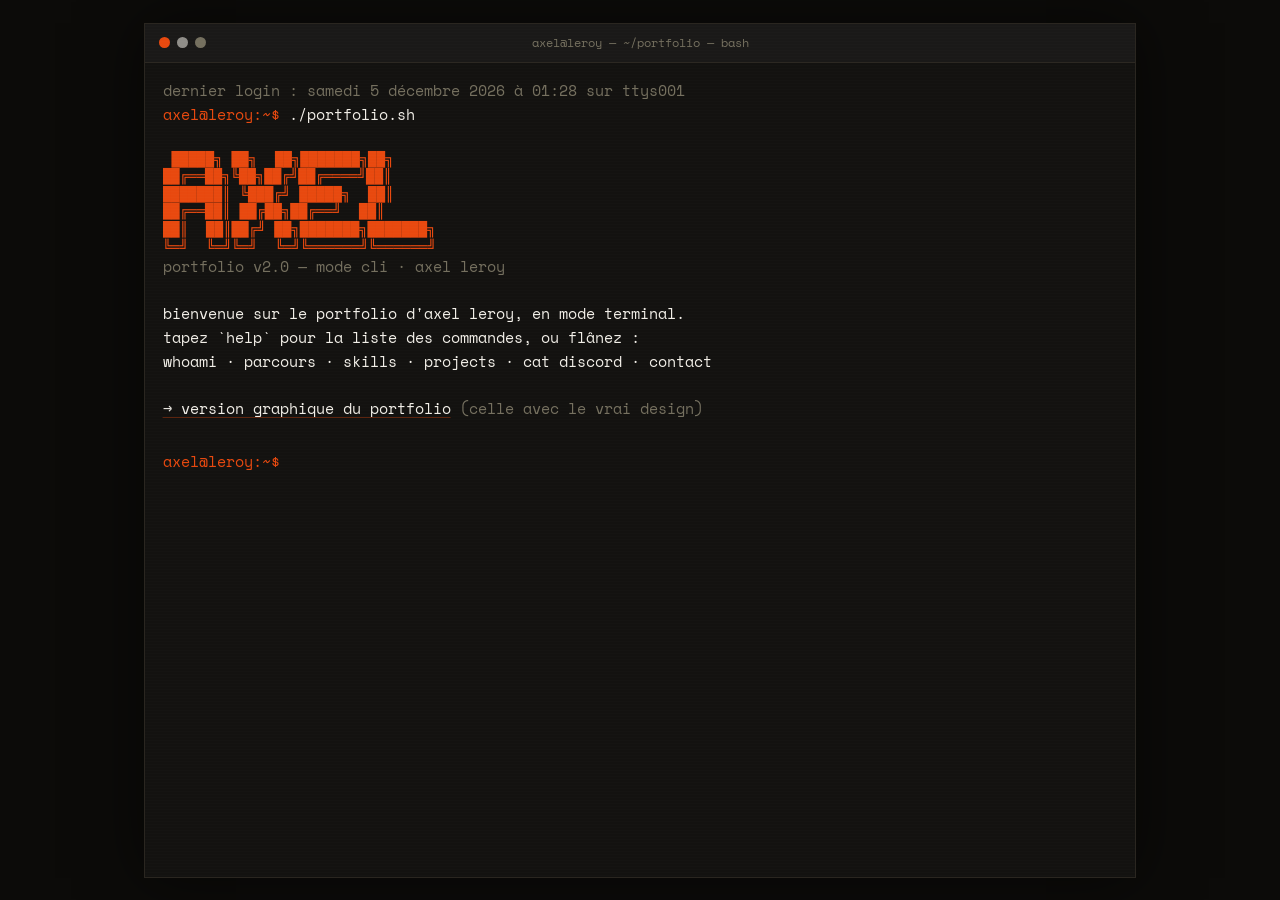
<file: CLI/index.html>
<!DOCTYPE html>
<html lang="fr">
<head>
  <meta charset="UTF-8" />
  <meta name="viewport" content="width=device-width, initial-scale=1.0" />
  <meta name="description" content="Portfolio d'Axel Leroy, en mode terminal. Étudiant en L2 informatique à Brest — développement web, systèmes, réseaux, sécurité. Tapez help." />
  <title>Axel Leroy — ~/portfolio</title>
  <link rel="icon" href="data:image/svg+xml,<svg xmlns='http://www.w3.org/2000/svg' viewBox='0 0 100 100'><rect width='100' height='100' fill='%230c0b09'/><text x='50' y='72' font-size='58' text-anchor='middle' fill='%23e8490f' font-family='monospace' font-weight='bold'>&gt;_</text></svg>" />
  <link rel="preconnect" href="https://fonts.googleapis.com" />
  <link rel="preconnect" href="https://fonts.gstatic.com" crossorigin />
  <link href="https://fonts.googleapis.com/css2?family=Space+Mono:wght@400;700&display=swap" rel="stylesheet" />
  <link rel="stylesheet" href="style.css" />
</head>
<body>

<!-- Version CLI du portfolio. Le JS ne fait qu'insérer du contenu statique
     que j'ai écrit moi-même ; ce que vous tapez n'est jamais interprété
     en HTML. Testez "sudo hire-me" ou "neofetch". -->

<main class="term">
  <div class="term-bar">
    <span class="dots" aria-hidden="true"><i></i><i></i><i></i></span>
    <span class="term-title">axel@leroy — ~/portfolio — bash</span>
    <span class="dots-filler" aria-hidden="true"></span>
  </div>
  <div class="term-scroll" id="termScroll" role="log" aria-live="polite">
    <div class="term-out" id="termOut"></div>
    <div class="term-in">
      <label class="prompt" for="termInput">axel@leroy:~$</label>
      <input id="termInput" type="text" autocomplete="off" autocapitalize="off"
             spellcheck="false" aria-label="Entrée de commande" />
    </div>
  </div>
</main>

<noscript>
  <div class="nojs">
    <p>Ce portfolio est un terminal interactif : il a besoin de JavaScript.
       En attendant, l'essentiel :</p>
    <p>Axel Leroy — étudiant en L2 informatique à Brest (UBO).
       BTS SIO option SLAM (AFTEC Rennes, 2025), stages : dev PHP chez
       <a href="https://lery.cc">LERY Technologie</a> (Laravel &amp; MySQL, agent IA
       sur Ollama) et support N1/N2 chez
       <a href="https://www.b2-impact.fr">B2impact</a>, Landerneau (Windows, GLPI, GPO).
       Trois certifications Cisco.</p>
    <p>
      <a href="mailto:axell29@protonmail.com">axell29@protonmail.com</a> ·
      <a href="https://github.com/RTX-dev">github.com/RTX-dev</a> ·
      <a href="https://gitlab.com/axellr">gitlab.com/axellr</a> ·
      <a href="https://linkedin.com/in/axel-leroy-it">linkedin.com/in/axel-leroy-it</a> ·
      <a href="../index.html">version graphique du portfolio</a>
    </p>
  </div>
</noscript>

<script src="main.js" defer></script>
</body>
</html>
</file>
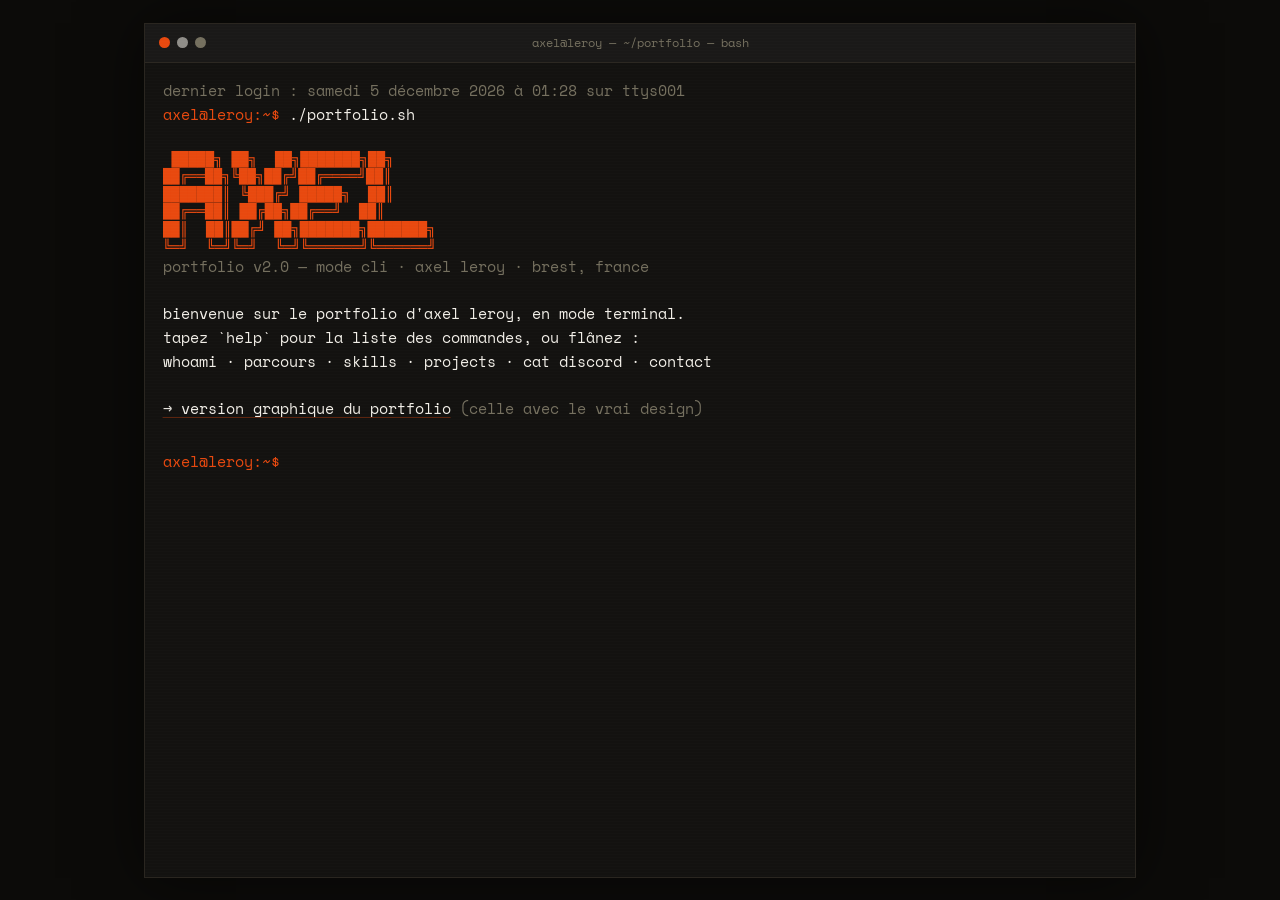
<file: v2/index.html>
<!DOCTYPE html>
<html lang="fr">
<head>
  <meta charset="UTF-8" />
  <meta name="viewport" content="width=device-width, initial-scale=1.0" />
  <meta name="description" content="Portfolio d'Axel Leroy, en mode terminal. Étudiant en L2 informatique à Brest — développement web, systèmes, réseaux, sécurité. Tapez help." />
  <title>Axel Leroy — ~/portfolio</title>
  <link rel="icon" href="data:image/svg+xml,<svg xmlns='http://www.w3.org/2000/svg' viewBox='0 0 100 100'><rect width='100' height='100' fill='%230c0b09'/><text x='50' y='72' font-size='58' text-anchor='middle' fill='%23e8490f' font-family='monospace' font-weight='bold'>&gt;_</text></svg>" />
  <link rel="preconnect" href="https://fonts.googleapis.com" />
  <link rel="preconnect" href="https://fonts.gstatic.com" crossorigin />
  <link href="https://fonts.googleapis.com/css2?family=Space+Mono:wght@400;700&display=swap" rel="stylesheet" />
  <link rel="stylesheet" href="style.css" />
</head>
<body>

<!-- Version CLI du portfolio. Le JS ne fait qu'insérer du contenu statique
     que j'ai écrit moi-même ; ce que vous tapez n'est jamais interprété
     en HTML. Testez "sudo hire-me" ou "neofetch". -->

<main class="term">
  <div class="term-bar">
    <span class="dots" aria-hidden="true"><i></i><i></i><i></i></span>
    <span class="term-title">axel@leroy — ~/portfolio — bash</span>
    <span class="dots-filler" aria-hidden="true"></span>
  </div>
  <div class="term-scroll" id="termScroll" role="log" aria-live="polite">
    <div class="term-out" id="termOut"></div>
    <div class="term-in">
      <label class="prompt" for="termInput">axel@leroy:~$</label>
      <input id="termInput" type="text" autocomplete="off" autocapitalize="off"
             spellcheck="false" aria-label="Entrée de commande" />
    </div>
  </div>
</main>

<noscript>
  <div class="nojs">
    <p>Ce portfolio est un terminal interactif : il a besoin de JavaScript.
       En attendant, l'essentiel :</p>
    <p>Axel Leroy — étudiant en L2 informatique à Brest (UBO).
       BTS SIO option SLAM (AFTEC Rennes, 2025), stages chez LERY Technologie :
       dev PHP (Laravel &amp; MySQL, agent IA sur Ollama) et support N1/N2
       (Windows, GLPI, GPO). Trois certifications Cisco.</p>
    <p>
      <a href="mailto:axell29@protonmail.com">axell29@protonmail.com</a> ·
      <a href="https://gitlab.com/axellr">gitlab.com/axellr</a> ·
      <a href="https://linkedin.com/in/axel-leroy-it">linkedin.com/in/axel-leroy-it</a> ·
      <a href="../index.html">version graphique du portfolio</a>
    </p>
  </div>
</noscript>

<script src="main.js" defer></script>
</body>
</html>
</file>
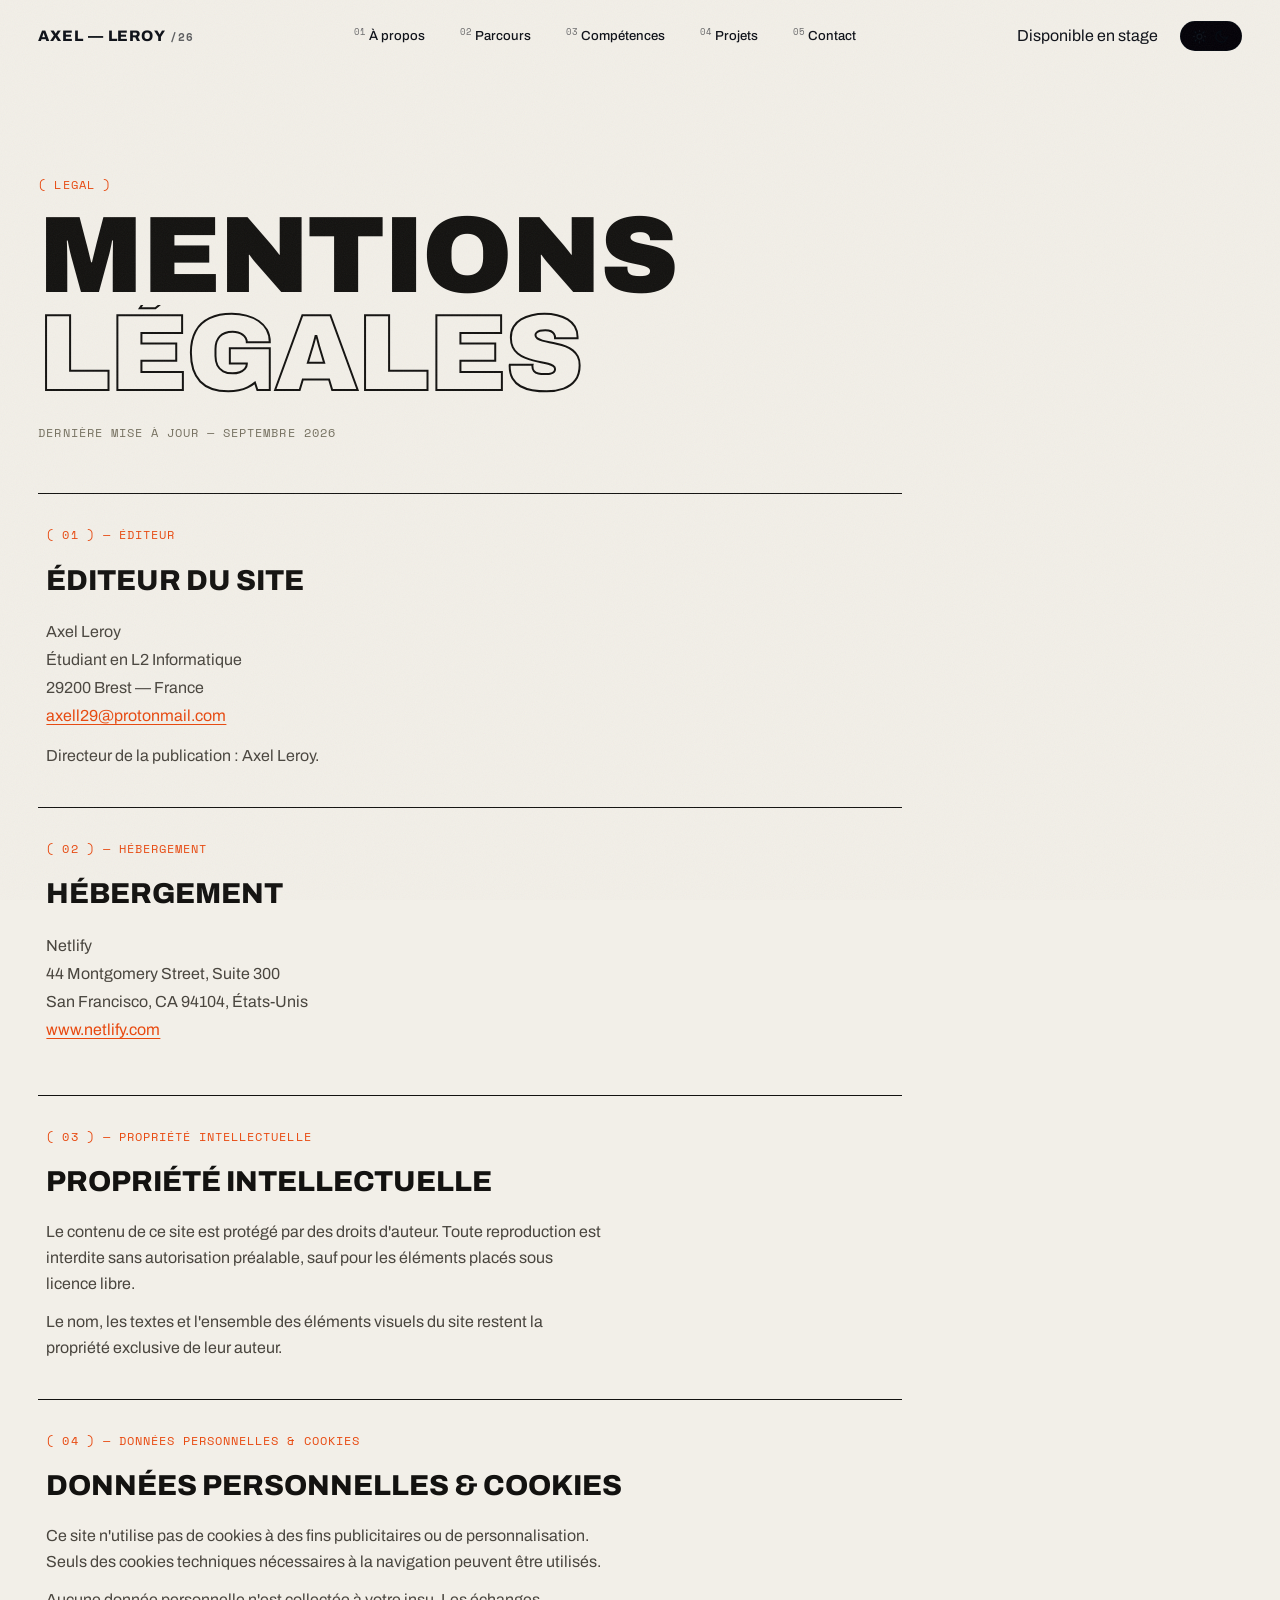
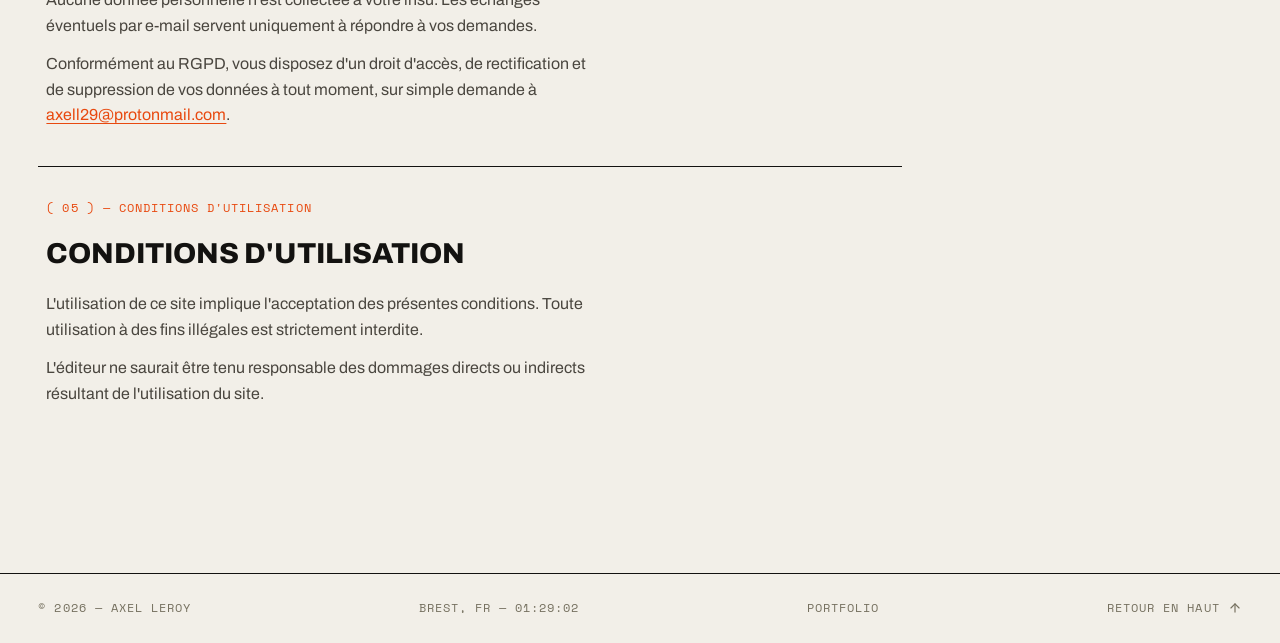
<file: mentions.html>
<!DOCTYPE html>
<html lang="fr">
<head>
  <meta charset="UTF-8" />
  <meta name="viewport" content="width=device-width, initial-scale=1.0" />
  <meta name="description" content="Mentions légales, politique de confidentialité et conditions d'utilisation du portfolio d'Axel Leroy." />
  <title>Mentions légales — Axel Leroy</title>
  <link rel="icon" href="data:image/svg+xml,<svg xmlns='http://www.w3.org/2000/svg' viewBox='0 0 100 100'><rect width='100' height='100' fill='%23131210'/><text x='50' y='72' font-size='58' text-anchor='middle' fill='%23f2efe8' font-family='monospace' font-weight='bold'>AL</text></svg>" />
  <script>
    (function () {
      if (localStorage.getItem("theme") === "dark") {
        document.documentElement.dataset.theme = "dark";
      }
    })();
  </script>
  <link rel="preconnect" href="https://fonts.googleapis.com" />
  <link rel="preconnect" href="https://fonts.gstatic.com" crossorigin />
  <link href="https://fonts.googleapis.com/css2?family=Archivo:wght@400..900&family=Instrument+Serif:ital@0;1&family=Space+Mono:wght@400;700&display=swap" rel="stylesheet" />
  <link rel="stylesheet" href="css/style.css?v=2" />
</head>
<body>

  <!-- ===== Header ===== -->
  <header class="header" id="header">
    <a href="index.html" class="logo">
      AXEL<span class="logo-sep">—</span>LEROY<span class="logo-year">/26</span>
    </a>
    <nav class="nav-desktop" aria-label="Navigation principale">
      <a href="index.html#a-propos" class="nav-link"><sup>01</sup>À propos</a>
      <a href="index.html#parcours" class="nav-link"><sup>02</sup>Parcours</a>
      <a href="index.html#competences" class="nav-link"><sup>03</sup>Compétences</a>
      <a href="index.html#projets" class="nav-link"><sup>04</sup>Projets</a>
      <a href="index.html#contact" class="nav-link"><sup>05</sup>Contact</a>
    </nav>
    <div class="header-right">
      <span class="status"><i class="status-dot"></i>Disponible en stage</span>
      <button class="theme-btn" id="themeBtn" aria-label="Basculer entre thème clair et sombre">
        <svg class="ico-sun" viewBox="0 0 24 24" fill="none" stroke="currentColor" stroke-width="2" stroke-linecap="round"><circle cx="12" cy="12" r="4"/><path d="M12 2v2M12 20v2M4.9 4.9l1.4 1.4M17.7 17.7l1.4 1.4M2 12h2M20 12h2M4.9 19.1l1.4-1.4M17.7 6.3l1.4-1.4"/></svg>
        <svg class="ico-moon" viewBox="0 0 24 24" fill="none" stroke="currentColor" stroke-width="2" stroke-linecap="round" stroke-linejoin="round"><path d="M21 12.8A9 9 0 1 1 11.2 3 7 7 0 0 0 21 12.8z"/></svg>
      </button>
      <button class="burger" id="burger" aria-label="Ouvrir le menu" aria-expanded="false">
        <span></span><span></span>
      </button>
    </div>
  </header>

  <!-- ===== Menu mobile ===== -->
  <div class="menu-overlay" id="menuOverlay">
    <nav class="menu-links" aria-label="Menu mobile">
      <a href="index.html#a-propos" class="menu-link"><sup>01</sup>À propos</a>
      <a href="index.html#parcours" class="menu-link"><sup>02</sup>Parcours</a>
      <a href="index.html#competences" class="menu-link"><sup>03</sup>Compétences</a>
      <a href="index.html#projets" class="menu-link"><sup>04</sup>Projets</a>
      <a href="index.html#contact" class="menu-link"><sup>05</sup>Contact</a>
    </nav>
    <div class="menu-footer">
      <a href="mailto:axell29@protonmail.com">axell29@protonmail.com</a>
      <div class="menu-social">
        <a href="https://gitlab.com/axellr" target="_blank" rel="noopener">GitLab</a>
        <a href="https://linkedin.com/in/axel-leroy-it" target="_blank" rel="noopener">LinkedIn</a>
      </div>
    </div>
  </div>

  <main>

    <!-- ===== Mentions légales ===== -->
    <section class="section section-legal" id="top">
      <div class="section-head">
        <span class="mono-label">( Legal )</span>
        <h1 class="section-title">
          <span class="mask"><span class="mask-inner">MENTIONS</span></span>
          <span class="mask"><span class="mask-inner outline">LÉGALES</span></span>
        </h1>
      </div>
      <p class="legal-updated mono-label">Dernière mise à jour — septembre 2026</p>

      <div class="legal-block">
        <span class="mono-label">( 01 ) — Éditeur</span>
        <h2 class="legal-title">Éditeur du site</h2>
        <address>
          Axel Leroy<br />
          Étudiant en L2 Informatique<br />
          29200 Brest — France<br />
          <a href="mailto:axell29@protonmail.com">axell29@protonmail.com</a>
        </address>
        <p>Directeur de la publication : Axel Leroy.</p>
      </div>

      <div class="legal-block">
        <span class="mono-label">( 02 ) — Hébergement</span>
        <h2 class="legal-title">Hébergement</h2>
        <address>
          Netlify<br />
          44 Montgomery Street, Suite 300<br />
          San Francisco, CA 94104, États-Unis<br />
          <a href="https://www.netlify.com" target="_blank" rel="noopener">www.netlify.com</a>
        </address>
      </div>

      <div class="legal-block">
        <span class="mono-label">( 03 ) — Propriété intellectuelle</span>
        <h2 class="legal-title">Propriété intellectuelle</h2>
        <p>
          Le contenu de ce site est protégé par des droits d'auteur. Toute
          reproduction est interdite sans autorisation préalable, sauf pour
          les éléments placés sous licence libre.
        </p>
        <p>
          Le nom, les textes et l'ensemble des éléments visuels du site
          restent la propriété exclusive de leur auteur.
        </p>
      </div>

      <div class="legal-block">
        <span class="mono-label">( 04 ) — Données personnelles &amp; cookies</span>
        <h2 class="legal-title">Données personnelles &amp; cookies</h2>
        <p>
          Ce site n'utilise pas de cookies à des fins publicitaires ou de
          personnalisation. Seuls des cookies techniques nécessaires à la
          navigation peuvent être utilisés.
        </p>
        <p>
          Aucune donnée personnelle n'est collectée à votre insu. Les échanges
          éventuels par e-mail servent uniquement à répondre à vos demandes.
        </p>
        <p>
          Conformément au RGPD, vous disposez d'un droit d'accès, de
          rectification et de suppression de vos données à tout moment, sur
          simple demande à
          <a href="mailto:axell29@protonmail.com">axell29@protonmail.com</a>.
        </p>
      </div>

      <div class="legal-block">
        <span class="mono-label">( 05 ) — Conditions d'utilisation</span>
        <h2 class="legal-title">Conditions d'utilisation</h2>
        <p>
          L'utilisation de ce site implique l'acceptation des présentes
          conditions. Toute utilisation à des fins illégales est strictement
          interdite.
        </p>
        <p>
          L'éditeur ne saurait être tenu responsable des dommages directs ou
          indirects résultant de l'utilisation du site.
        </p>
      </div>
    </section>

  </main>

  <!-- ===== Footer ===== -->
  <footer class="footer">
    <div class="footer-inner">
      <span class="mono-label">© <span id="year">2026</span> — Axel Leroy</span>
      <span class="mono-label">Brest, FR — <span id="clock">00:00:00</span></span>
      <a href="index.html" class="footer-link mono-label">Portfolio</a>
      <a href="#top" class="footer-top mono-label">
        Retour en haut
        <svg viewBox="0 0 24 24" width="14" height="14" fill="none" stroke="currentColor" stroke-width="2" stroke-linecap="round" stroke-linejoin="round"><path d="M12 19V5"/><path d="m5 12 7-7 7 7"/></svg>
      </a>
    </div>
  </footer>

  <script defer src="js/common.js"></script>
</body>
</html>
</file>
<file: CLI/style.css>
/* ============================================================
   Portfolio v2 — full CLI.
   Un terminal, une invite de commande, zéro dépendance.
   Palette héritée de la v1 : encre, papier, vermillon.
   ============================================================ */

:root {
  --bg: #0c0b09;
  --panel: #131210;
  --border: #2a2620;
  --paper: #f2efe8;
  --muted: #75705f;
  --accent: #e8490f;
  --accent-dim: rgba(232, 73, 15, 0.35);
}

* {
  box-sizing: border-box;
}

html,
body {
  height: 100%;
}

body {
  margin: 0;
  padding: 2.5vmin;
  background: var(--bg);
  color: var(--paper);
  font-family: "Space Mono", monospace;
  font-size: clamp(0.78rem, 1.4vw, 0.95rem);
  line-height: 1.55;
  -webkit-font-smoothing: antialiased;
}

::selection {
  background: var(--accent);
  color: var(--paper);
}

/* ===== Fenêtre terminal ===== */
.term {
  position: relative;
  height: 100%;
  max-width: 62rem;
  margin-inline: auto;
  display: flex;
  flex-direction: column;
  background: var(--panel);
  border: 1px solid var(--border);
  box-shadow: 0 0 60px rgba(0, 0, 0, 0.55);
}

/* léger effet CRT : scanlines à peine visibles */
.term::after {
  content: "";
  position: absolute;
  inset: 0;
  pointer-events: none;
  background: repeating-linear-gradient(
    to bottom,
    transparent 0 2px,
    rgba(255, 255, 255, 0.012) 2px 3px
  );
}

.term-bar {
  display: flex;
  align-items: center;
  gap: 1rem;
  padding: 0.6rem 0.9rem;
  border-bottom: 1px solid var(--border);
  background: rgba(242, 239, 232, 0.03);
  flex-shrink: 0;
}

.dots {
  display: flex;
  gap: 7px;
}

.dots i {
  width: 11px;
  height: 11px;
  border-radius: 50%;
  background: var(--muted);
}

.dots i:nth-child(1) { background: var(--accent); }
.dots i:nth-child(2) { background: var(--paper); opacity: 0.55; }
.dots i:nth-child(3) { background: var(--muted); }

.dots-filler {
  width: 47px; /* même largeur que .dots, pour centrer le titre */
}

.term-title {
  flex: 1;
  text-align: center;
  font-size: 0.78rem;
  color: var(--muted);
  white-space: nowrap;
  overflow: hidden;
  text-overflow: ellipsis;
}

/* ===== Zone défilante ===== */
.term-scroll {
  flex: 1;
  overflow-y: auto;
  padding: 1rem 1.1rem 1.4rem;
}

.term-out .ln {
  white-space: pre-wrap;
  word-break: break-word;
  min-height: 1.55em; /* garde les lignes vides à hauteur réelle */
}

/* la bannière ASCII garde ses espaces et peut défiler horizontalement */
.ln.banner {
  white-space: pre;
  overflow-x: auto;
  color: var(--accent);
  font-size: clamp(0.42rem, 1.8vw, 0.88rem);
  line-height: 1.25;
  min-height: 0;
}

.prompt {
  color: var(--accent);
}

.muted {
  color: var(--muted);
}

.accent {
  color: var(--accent);
}

.dim {
  color: var(--border);
}

.term-out a {
  color: var(--paper);
  text-decoration: underline;
  text-decoration-color: var(--accent-dim);
  text-underline-offset: 3px;
}

.term-out a:hover {
  color: var(--accent);
  text-decoration-color: var(--accent);
}

/* ===== Ligne de saisie ===== */
.term-in {
  display: flex;
  align-items: baseline;
  gap: 0.7ch;
  margin-top: 0.4rem;
}

.term-in .prompt {
  flex-shrink: 0;
}

#termInput {
  flex: 1;
  min-width: 0;
  background: none;
  border: none;
  outline: none;
  color: var(--paper);
  font: inherit;
  caret-color: var(--accent);
  padding: 0;
}

/* ===== Sans JS ===== */
.nojs {
  max-width: 46rem;
  margin: 4rem auto;
  padding: 0 1.25rem;
  line-height: 1.7;
}

.nojs a {
  color: var(--accent);
}

/* ===== Barre de défilement (Webkit) ===== */
.term-scroll::-webkit-scrollbar {
  width: 9px;
}

.term-scroll::-webkit-scrollbar-thumb {
  background: var(--border);
}

.term-scroll::-webkit-scrollbar-thumb:hover {
  background: var(--muted);
}

.term-scroll {
  scrollbar-width: thin;
  scrollbar-color: var(--border) transparent;
}
</file>
<file: v2/style.css>
/* ============================================================
   Portfolio v2 — full CLI.
   Un terminal, une invite de commande, zéro dépendance.
   Palette héritée de la v1 : encre, papier, vermillon.
   ============================================================ */

:root {
  --bg: #0c0b09;
  --panel: #131210;
  --border: #2a2620;
  --paper: #f2efe8;
  --muted: #75705f;
  --accent: #e8490f;
  --accent-dim: rgba(232, 73, 15, 0.35);
}

* {
  box-sizing: border-box;
}

html,
body {
  height: 100%;
}

body {
  margin: 0;
  padding: 2.5vmin;
  background: var(--bg);
  color: var(--paper);
  font-family: "Space Mono", monospace;
  font-size: clamp(0.78rem, 1.4vw, 0.95rem);
  line-height: 1.55;
  -webkit-font-smoothing: antialiased;
}

::selection {
  background: var(--accent);
  color: var(--paper);
}

/* ===== Fenêtre terminal ===== */
.term {
  position: relative;
  height: 100%;
  max-width: 62rem;
  margin-inline: auto;
  display: flex;
  flex-direction: column;
  background: var(--panel);
  border: 1px solid var(--border);
  box-shadow: 0 0 60px rgba(0, 0, 0, 0.55);
}

/* léger effet CRT : scanlines à peine visibles */
.term::after {
  content: "";
  position: absolute;
  inset: 0;
  pointer-events: none;
  background: repeating-linear-gradient(
    to bottom,
    transparent 0 2px,
    rgba(255, 255, 255, 0.012) 2px 3px
  );
}

.term-bar {
  display: flex;
  align-items: center;
  gap: 1rem;
  padding: 0.6rem 0.9rem;
  border-bottom: 1px solid var(--border);
  background: rgba(242, 239, 232, 0.03);
  flex-shrink: 0;
}

.dots {
  display: flex;
  gap: 7px;
}

.dots i {
  width: 11px;
  height: 11px;
  border-radius: 50%;
  background: var(--muted);
}

.dots i:nth-child(1) { background: var(--accent); }
.dots i:nth-child(2) { background: var(--paper); opacity: 0.55; }
.dots i:nth-child(3) { background: var(--muted); }

.dots-filler {
  width: 47px; /* même largeur que .dots, pour centrer le titre */
}

.term-title {
  flex: 1;
  text-align: center;
  font-size: 0.78rem;
  color: var(--muted);
  white-space: nowrap;
  overflow: hidden;
  text-overflow: ellipsis;
}

/* ===== Zone défilante ===== */
.term-scroll {
  flex: 1;
  overflow-y: auto;
  padding: 1rem 1.1rem 1.4rem;
}

.term-out .ln {
  white-space: pre-wrap;
  word-break: break-word;
  min-height: 1.55em; /* garde les lignes vides à hauteur réelle */
}

/* la bannière ASCII garde ses espaces et peut défiler horizontalement */
.ln.banner {
  white-space: pre;
  overflow-x: auto;
  color: var(--accent);
  font-size: clamp(0.42rem, 1.8vw, 0.88rem);
  line-height: 1.25;
  min-height: 0;
}

.prompt {
  color: var(--accent);
}

.muted {
  color: var(--muted);
}

.accent {
  color: var(--accent);
}

.dim {
  color: var(--border);
}

.term-out a {
  color: var(--paper);
  text-decoration: underline;
  text-decoration-color: var(--accent-dim);
  text-underline-offset: 3px;
}

.term-out a:hover {
  color: var(--accent);
  text-decoration-color: var(--accent);
}

/* ===== Ligne de saisie ===== */
.term-in {
  display: flex;
  align-items: baseline;
  gap: 0.7ch;
  margin-top: 0.4rem;
}

.term-in .prompt {
  flex-shrink: 0;
}

#termInput {
  flex: 1;
  min-width: 0;
  background: none;
  border: none;
  outline: none;
  color: var(--paper);
  font: inherit;
  caret-color: var(--accent);
  padding: 0;
}

/* ===== Sans JS ===== */
.nojs {
  max-width: 46rem;
  margin: 4rem auto;
  padding: 0 1.25rem;
  line-height: 1.7;
}

.nojs a {
  color: var(--accent);
}

/* ===== Barre de défilement (Webkit) ===== */
.term-scroll::-webkit-scrollbar {
  width: 9px;
}

.term-scroll::-webkit-scrollbar-thumb {
  background: var(--border);
}

.term-scroll::-webkit-scrollbar-thumb:hover {
  background: var(--muted);
}

.term-scroll {
  scrollbar-width: thin;
  scrollbar-color: var(--border) transparent;
}
</file>
<file: css/style.css>
/* ============================================================
   AXEL LEROY — PORTFOLIO 2026
   Design éditorial / brutalisme tactile
   Palette : papier crème, encre, vermillon
   ============================================================ */

:root {
  --paper: #f2efe8;
  --paper-soft: #e9e5db;
  --ink: #131210;
  --ink-soft: #4a463f;
  --muted: #75705f;
  --accent: #e8490f;
  --line: rgba(19, 18, 16, 0.16);
  --line-light: rgba(242, 239, 232, 0.18);
  --on-ink-55: rgba(242, 239, 232, 0.55);
  --on-ink-60: rgba(242, 239, 232, 0.6);
  --on-ink-72: rgba(242, 239, 232, 0.72);
  --font-display: "Archivo", sans-serif;
  --font-serif: "Instrument Serif", serif;
  --font-mono: "Space Mono", monospace;
  --ease-out: cubic-bezier(0.22, 1, 0.36, 1);
}

/* ===== Thème sombre ===== */
html[data-theme="dark"] {
  --paper: #131210;
  --paper-soft: #1e1c18;
  --ink: #f2efe8;
  --ink-soft: #b0ab9e;
  --muted: #7d7869;
  --accent: #ff5c22;
  --line: rgba(242, 239, 232, 0.16);
  --line-light: rgba(19, 18, 16, 0.18);
  --on-ink-55: rgba(19, 18, 16, 0.55);
  --on-ink-60: rgba(19, 18, 16, 0.6);
  --on-ink-72: rgba(19, 18, 16, 0.72);
}

/* ===== Base ===== */
* {
  margin: 0;
  padding: 0;
  box-sizing: border-box;
}

html {
  scroll-behavior: smooth;
  scroll-padding-top: 4.5rem;
}

body {
  background: var(--paper);
  color: var(--ink);
  font-family: var(--font-display);
  font-weight: 400;
  line-height: 1.6;
  overflow-x: clip;
  -webkit-font-smoothing: antialiased;
  transition: background-color 0.35s ease, color 0.35s ease;
}


::selection {
  background: var(--accent);
  color: var(--paper);
}

:focus-visible {
  outline: 2px solid var(--accent);
  outline-offset: 3px;
}

a {
  color: inherit;
  text-decoration: none;
}

ul {
  list-style: none;
}

img,
svg {
  display: block;
}

/* Grain — texture papier */
body::before {
  content: "";
  position: fixed;
  inset: 0;
  z-index: 2000;
  pointer-events: none;
  opacity: 0.05;
  background-image: url("data:image/svg+xml,%3Csvg xmlns='http://www.w3.org/2000/svg' width='300' height='300'%3E%3Cfilter id='n'%3E%3CfeTurbulence type='fractalNoise' baseFrequency='0.9' numOctaves='2' stitchTiles='stitch'/%3E%3C/filter%3E%3Crect width='300' height='300' filter='url(%23n)'/%3E%3C/svg%3E");
}

/* ===== Utilitaires ===== */
.mono-label {
  font-family: var(--font-mono);
  font-size: 0.72rem;
  font-weight: 400;
  text-transform: uppercase;
  letter-spacing: 0.09em;
  color: var(--muted);
}

.mask {
  display: block;
  overflow: hidden;
}

.mask-inner {
  display: inline-block;
  will-change: transform;
}

.outline {
  color: transparent;
  -webkit-text-stroke: 2px var(--ink);
}

.light-mask,
.outline.on-ink {
  color: transparent;
  -webkit-text-stroke: 2px var(--paper);
}

/* ===== Header ===== */
.header {
  position: fixed;
  top: 0;
  left: 0;
  right: 0;
  z-index: 1600;
  display: flex;
  align-items: center;
  justify-content: space-between;
  padding: 1.3rem 3vw;
  mix-blend-mode: difference;
  color: #fff;
}

.logo {
  font-weight: 800;
  font-size: 0.95rem;
  letter-spacing: 0.06em;
}

.logo-sep {
  margin: 0 0.25em;
}

.logo-year {
  font-family: var(--font-mono);
  font-size: 0.7rem;
  opacity: 0.65;
  margin-left: 0.35em;
}

.nav-desktop {
  display: flex;
  gap: 2.2rem;
}

.nav-link {
  font-size: 0.82rem;
  font-weight: 500;
  position: relative;
}

.nav-link sup {
  font-family: var(--font-mono);
  font-size: 0.58rem;
  margin-right: 0.3em;
  opacity: 0.6;
}

.nav-link::after {
  content: "";
  position: absolute;
  left: 0;
  bottom: -4px;
  width: 100%;
  height: 1px;
  background: #fff;
  transform: scaleX(0);
  transform-origin: right;
  transition: transform 0.35s var(--ease-out);
}

.nav-link:hover::after {
  transform: scaleX(1);
  transform-origin: left;
}

.header-right {
  display: flex;
  align-items: center;
  gap: 1.4rem;
}

.cli-link {
  padding: 0.45rem 0.85rem;
  border: 1px solid rgba(255, 255, 255, 0.45);
  border-radius: 999px;
  color: #fff;
  transition: background 0.25s ease, color 0.25s ease;
}

.cli-link:hover {
  background: #fff;
  color: var(--ink);
}

/* Bouton thème — soleil / lune */
.theme-btn {
  display: inline-flex;
  align-items: center;
  gap: 0.45rem;
  padding: 0.42rem 0.7rem;
  border: 1px solid rgba(255, 255, 255, 0.45);
  border-radius: 999px;
  color: #fff;
  transition: background 0.25s ease, color 0.25s ease;
}

.theme-btn:hover {
  background: #fff;
  color: var(--ink);
}

.theme-btn svg {
  display: block;
  width: 15px;
  height: 15px;
  opacity: 0.45;
  transition: opacity 0.25s ease;
}

:root:not([data-theme="dark"]) .theme-btn .ico-sun,
:root[data-theme="dark"] .theme-btn .ico-moon {
  opacity: 1;
}

.burger {
  display: none;
  flex-direction: column;
  gap: 6px;
  background: none;
  border: none;
  cursor: pointer;
  padding: 6px;
}

.burger span {
  display: block;
  width: 24px;
  height: 2px;
  background: #fff;
  transition: transform 0.35s var(--ease-out);
}

.burger.open span:nth-child(1) {
  transform: translateY(4px) rotate(45deg);
}

.burger.open span:nth-child(2) {
  transform: translateY(-4px) rotate(-45deg);
}

/* ===== Menu mobile ===== */
.menu-overlay {
  position: fixed;
  inset: 0;
  z-index: 1500;
  background: var(--ink);
  color: var(--paper);
  display: flex;
  flex-direction: column;
  justify-content: space-between;
  padding: 6rem 6vw 2.5rem;
  clip-path: inset(0 0 100% 0);
  transition: clip-path 0.65s var(--ease-out), visibility 0s 0.65s;
  visibility: hidden;
}

.menu-overlay.open {
  clip-path: inset(0 0 0% 0);
  visibility: visible;
  transition: clip-path 0.65s var(--ease-out);
}

.menu-link {
  display: block;
  font-size: clamp(2.4rem, 9vw, 4rem);
  font-weight: 800;
  text-transform: uppercase;
  line-height: 1.15;
  opacity: 0;
  transform: translateY(24px);
  transition: opacity 0.5s ease, transform 0.5s var(--ease-out);
}

.menu-overlay.open .menu-link {
  opacity: 1;
  transform: translateY(0);
}

.menu-link sup {
  font-family: var(--font-mono);
  font-size: 0.9rem;
  color: var(--accent);
  margin-right: 0.4em;
}

.menu-link:nth-child(1) { transition-delay: 0.12s; }
.menu-link:nth-child(2) { transition-delay: 0.18s; }
.menu-link:nth-child(3) { transition-delay: 0.24s; }
.menu-link:nth-child(4) { transition-delay: 0.30s; }
.menu-link:nth-child(5) { transition-delay: 0.36s; }

.menu-footer {
  display: flex;
  justify-content: space-between;
  align-items: center;
  flex-wrap: wrap;
  gap: 1rem;
  font-family: var(--font-mono);
  font-size: 0.78rem;
}

.menu-social {
  display: flex;
  gap: 1.5rem;
}

.menu-social a {
  text-decoration: underline;
  text-underline-offset: 3px;
}

/* ===== Hero ===== */
.hero {
  position: relative;
  min-height: 100vh;
  display: flex;
  flex-direction: column;
  justify-content: center;
  padding: 7.5rem 3vw 5.5rem;
}

.hero-topline {
  position: absolute;
  top: 5.5rem;
  left: 3vw;
  right: 3vw;
  display: flex;
  justify-content: space-between;
}

.hero-title {
  font-size: clamp(4.2rem, 15.5vw, 13.5rem);
  font-weight: 900;
  text-transform: uppercase;
  letter-spacing: -0.02em;
  line-height: 0.88;
}

.hero-title .mask:nth-child(2) .mask-inner {
  padding-left: 7vw;
}

.hero-title .serif {
  font-family: var(--font-serif);
  font-style: italic;
  font-size: 0.26em;
  font-weight: 400;
  letter-spacing: 0;
  text-transform: lowercase;
  color: var(--accent);
  -webkit-text-stroke: 0;
  margin-left: 0.12em;
}

.hero-bottom {
  margin-top: clamp(2.5rem, 5vh, 4.5rem);
  display: flex;
  justify-content: space-between;
  align-items: flex-end;
  gap: 2rem;
  flex-wrap: wrap;
}

.hero-desc {
  max-width: 42ch;
  font-size: 1.02rem;
  color: var(--ink-soft);
}

.hero-desc strong {
  color: var(--ink);
  font-weight: 700;
}

.hero-ctas {
  display: flex;
  gap: 1rem;
  flex-wrap: wrap;
}

/* Prompt terminal — chevron + curseur clignotant, GSAP anime le conteneur */
.hero-star {
  position: absolute;
  top: 24vh;
  right: 6vw;
  font-family: var(--font-mono);
  font-size: clamp(1.7rem, 3.5vw, 3rem);
  font-weight: 700;
  line-height: 1;
  color: var(--accent);
  pointer-events: none;
}

.hero-cursor {
  animation: cursorBlink 1.1s steps(1) infinite;
}

@keyframes cursorBlink {
  0%, 100% { opacity: 1; }
  50% { opacity: 0; }
}

.hero-scroll {
  position: absolute;
  bottom: 2rem;
  left: 3vw;
  display: inline-flex;
  align-items: center;
  gap: 0.7rem;
  color: var(--muted);
}

.scroll-track {
  position: relative;
  width: 44px;
  height: 1px;
  background: var(--line);
  overflow: hidden;
  display: inline-block;
}

.scroll-dot {
  position: absolute;
  top: 0;
  left: 0;
  width: 10px;
  height: 1px;
  background: var(--accent);
  animation: scrollHint 1.8s var(--ease-out) infinite;
}

@keyframes scrollHint {
  0% { transform: translateX(-10px); }
  100% { transform: translateX(46px); }
}

/* ===== Boutons ===== */
.btn {
  position: relative;
  display: inline-block;
  padding: 1rem 2.1rem;
  border: 1px solid var(--ink);
  font-weight: 600;
  font-size: 0.85rem;
  text-transform: uppercase;
  letter-spacing: 0.06em;
  overflow: hidden;
  transition: color 0.35s ease;
  cursor: pointer;
}

.btn .btn-fill {
  position: absolute;
  inset: 0;
  background: var(--ink);
  transform: scaleY(0);
  transform-origin: bottom;
  transition: transform 0.4s var(--ease-out);
}

.btn:hover .btn-fill {
  transform: scaleY(1);
}

.btn:hover {
  color: var(--paper);
}

.btn .btn-text {
  position: relative;
  z-index: 1;
}

.btn-dark {
  background: var(--ink);
  color: var(--paper);
}

.btn-dark .btn-fill {
  background: var(--accent);
}

.btn-dark:hover {
  color: var(--paper);
}

/* ===== Sections ===== */
.section {
  padding: 8rem 3vw;
}

.section-head {
  margin-bottom: 3.5rem;
}

.section-head .mono-label {
  display: block;
  margin-bottom: 0.8rem;
  color: var(--accent);
}

.section-title {
  font-size: clamp(2.8rem, 8.5vw, 7rem);
  font-weight: 900;
  text-transform: uppercase;
  letter-spacing: -0.02em;
  line-height: 0.9;
}

/* ===== À propos ===== */
.about-grid {
  display: grid;
  grid-template-columns: 1.2fr 1fr;
  gap: 4rem;
  margin-bottom: 5rem;
}

.about-lead {
  font-size: clamp(1.25rem, 2.2vw, 1.7rem);
  line-height: 1.45;
  font-weight: 500;
}

.about-lead strong {
  box-shadow: inset 0 -0.45em var(--paper-soft);
  background: linear-gradient(transparent 60%, rgba(232, 73, 15, 0.25) 60%);
}

.about-text {
  color: var(--ink-soft);
  margin-bottom: 1.2rem;
}

/* ===== Parcours (section encre) ===== */
.section-ink {
  background: var(--ink);
  color: var(--paper);
}

.section-ink .mono-label {
  color: var(--on-ink-55);
}

.section-ink .section-head .mono-label {
  color: var(--accent);
}

.timeline {
  position: relative;
  max-width: 760px;
  padding-left: 2.2rem;
}

.tl-line {
  position: absolute;
  left: 5px;
  top: 6px;
  bottom: 6px;
  width: 1px;
  background: var(--paper);
  transform: scaleY(0);
  transform-origin: top;
}

.tl-item {
  position: relative;
  padding-bottom: 3rem;
}

.tl-item:last-child {
  padding-bottom: 0;
}

.tl-dot {
  position: absolute;
  left: -2.2rem;
  top: 6px;
  width: 11px;
  height: 11px;
  background: var(--accent);
}

.tl-date {
  font-family: var(--font-mono);
  font-size: 0.72rem;
  text-transform: uppercase;
  letter-spacing: 0.09em;
  color: var(--accent);
}

.tl-content h3 {
  font-size: clamp(1.3rem, 2.4vw, 1.8rem);
  font-weight: 800;
  margin: 0.4rem 0 0.15rem;
}

.tl-content h3 a {
  border-bottom: 1px solid var(--accent);
}

.tl-content h3 a:hover {
  color: var(--accent);
}

.tl-place {
  font-family: var(--font-serif);
  font-style: italic;
  font-size: 1.05rem;
  color: var(--on-ink-60);
  margin-bottom: 0.6rem;
}

.tl-content > p {
  color: var(--on-ink-72);
  max-width: 60ch;
}

.tl-list {
  display: flex;
  flex-direction: column;
  gap: 0.8rem;
  margin-top: 0.6rem;
}

.tl-list li {
  color: var(--on-ink-72);
  padding-left: 1.2rem;
  position: relative;
  max-width: 62ch;
}

.tl-list li::before {
  content: "";
  position: absolute;
  left: 0;
  top: 0.62em;
  width: 7px;
  height: 7px;
  background: var(--accent);
}

.tl-list strong {
  color: var(--paper);
}

/* Certifications */
.certs {
  margin-top: 5rem;
  border-top: 1px solid var(--line-light);
  padding-top: 2rem;
}

.certs-list {
  margin-top: 1.5rem;
}

.cert-row {
  display: flex;
  align-items: center;
  gap: 1.5rem;
  padding: 1.1rem 0.6rem;
  border-bottom: 1px solid var(--line-light);
  transition: background 0.3s ease, color 0.3s ease, padding 0.3s ease;
}

.cert-row:hover {
  background: var(--paper);
  color: var(--ink);
  padding-left: 1.4rem;
}

.cert-num {
  font-family: var(--font-mono);
  font-size: 0.72rem;
  color: var(--accent);
}

.cert-name {
  font-weight: 700;
  font-size: clamp(1rem, 2vw, 1.3rem);
  text-transform: uppercase;
  letter-spacing: 0.01em;
  flex-grow: 1;
}

.cert-check {
  color: var(--accent);
}

.cert-row:hover .cert-check {
  color: var(--ink);
}

/* ===== Compétences — dossier ouvert / arborescence ===== */
.explorer {
  position: relative;
  max-width: 54rem;
  margin: 0 auto;
  border: 1px solid var(--ink);
  background: var(--paper);
}

.explorer-tab {
  position: absolute;
  top: -2.05rem;
  left: -1px;
  z-index: 1;
  padding: 0.34rem 1.1rem calc(0.5rem + 1px);
  border: 1px solid var(--ink);
  border-bottom-color: var(--paper);
  background: var(--paper);
  color: var(--ink);
  font-size: 0.64rem;
}

.explorer-bar {
  display: flex;
  align-items: center;
  gap: 1.2rem;
  padding: 0.75rem 1.2rem;
  border-bottom: 1px solid var(--ink);
}

.explorer-squares {
  display: flex;
  gap: 6px;
}

.explorer-squares span {
  width: 9px;
  height: 9px;
  background: var(--ink);
}

.explorer-squares span:nth-child(1) {
  background: var(--accent);
}

.explorer-path {
  font-family: var(--font-mono);
  font-size: 0.82rem;
  font-weight: 700;
}

.explorer-meta {
  margin-left: auto;
}

.explorer-body {
  padding: 1.3rem 1.4rem 1.6rem;
}

.tree {
  font-family: var(--font-mono);
  font-size: 0.88rem;
}

.tree-root {
  display: flex;
  align-items: center;
  gap: 0.55rem;
  font-weight: 700;
  padding-bottom: 0.7rem;
}

.tree-icon-root {
  display: flex;
  color: var(--accent);
}

.tree-folder {
  position: relative;
}

.tree-toggle {
  display: flex;
  align-items: center;
  gap: 0.55rem;
  width: 100%;
  padding: 0.5rem 0.4rem;
  background: none;
  border: none;
  font: inherit;
  font-family: inherit;
  color: inherit;
  text-align: left;
  cursor: pointer;
  transition: background 0.25s ease, color 0.25s ease, padding 0.25s ease;
}

.tree-toggle:hover {
  background: var(--ink);
  color: var(--paper);
  padding-left: 0.9rem;
}

.tree-caret {
  display: flex;
  color: var(--accent);
  transition: transform 0.35s var(--ease-out);
}

.tree-folder:not(.open) .tree-caret {
  transform: rotate(-90deg);
}

.tree-icon {
  display: flex;
  color: var(--accent);
}

.tree-folder-name {
  font-weight: 700;
}

.tree-count {
  margin-left: auto;
  color: var(--muted);
}

.tree-toggle:hover .tree-count {
  color: var(--on-ink-60);
}

.tree-children {
  display: grid;
  grid-template-rows: 1fr;
  transition: grid-template-rows 0.45s var(--ease-out);
}

.tree-folder:not(.open) .tree-children {
  grid-template-rows: 0fr;
}

.tree-children ul {
  overflow: hidden;
  min-height: 0;
  margin-left: 1.35rem;
  padding-left: 1.1rem;
  border-left: 1px solid var(--line);
}

.tree-file {
  position: relative;
  display: flex;
  align-items: baseline;
  gap: 0.15rem;
  padding: 0.42rem 0.4rem;
  transition: background 0.25s ease, color 0.25s ease, padding 0.25s ease;
}

.tree-file::before {
  content: "";
  position: absolute;
  left: -1.1rem;
  top: 50%;
  width: 1.1rem;
  height: 1px;
  background: var(--line);
}

.tree-file:hover {
  background: var(--ink);
  color: var(--paper);
  padding-left: 0.9rem;
}

.f-ext {
  color: var(--accent);
}

.f-note {
  margin-left: auto;
  color: var(--muted);
  font-size: 0.72rem;
}

.tree-file:hover .f-note {
  color: var(--on-ink-55);
}

/* ===== Projets — liste éditoriale ===== */
.projects-list {
  border-bottom: 1px solid var(--ink);
}

.p-row {
  border-top: 1px solid var(--ink);
  padding: 1.3rem 0.5rem 1.1rem;
}

.p-row-head {
  display: flex;
  align-items: baseline;
  gap: 1.5rem;
  padding: 0.5rem 0.5rem;
  transition: background 0.3s ease, color 0.3s ease, padding 0.3s ease;
}

.p-row-head:hover {
  background: var(--ink);
  color: var(--paper);
  padding-left: 1.2rem;
}

.p-row-num {
  font-family: var(--font-mono);
  font-size: 0.72rem;
  letter-spacing: 0.09em;
  color: var(--accent);
  flex-shrink: 0;
}

.p-row-title {
  font-size: clamp(1.5rem, 3.5vw, 2.6rem);
  font-weight: 800;
  text-transform: uppercase;
  letter-spacing: -0.01em;
  line-height: 1;
  flex-grow: 1;
}

.p-row-link {
  display: flex;
  color: var(--accent);
  opacity: 0.5;
  transition: opacity 0.25s ease, transform 0.3s var(--ease-out);
  flex-shrink: 0;
}

.p-row-head:hover .p-row-link {
  opacity: 1;
  transform: translate(3px, -3px);
}

/* Description dépliable au survol */
.p-row-body {
  display: grid;
  grid-template-rows: 0fr;
  transition: grid-template-rows 0.5s var(--ease-out);
}

.p-row:hover .p-row-body {
  grid-template-rows: 1fr;
}

.p-row-body-inner {
  overflow: hidden;
  min-height: 0;
  padding: 1rem 0.5rem 0.4rem;
}

.p-row-desc {
  color: var(--ink-soft);
  max-width: 56ch;
  margin-bottom: 0.9rem;
}

.p-row-tags {
  display: flex;
  flex-wrap: wrap;
  gap: 0.5rem;
  padding-bottom: 0.6rem;
}

.p-row-tags span {
  font-family: var(--font-mono);
  font-size: 0.66rem;
  text-transform: uppercase;
  letter-spacing: 0.08em;
  padding: 0.28rem 0.7rem;
  border: 1px solid var(--line);
  color: var(--ink-soft);
}

/* ===== Contact ===== */
.section-contact {
  padding-bottom: 5rem;
}

.contact-info {
  display: grid;
  grid-template-columns: repeat(3, 1fr);
  border-top: 1px solid var(--ink);
}

.contact-line {
  display: flex;
  flex-direction: column;
  gap: 0.4rem;
  padding: 1.4rem 0.5rem;
  border-bottom: 1px solid var(--line);
  transition: background 0.3s ease, color 0.3s ease, padding 0.3s ease;
}

.contact-line:hover {
  background: var(--ink);
  color: var(--paper);
  padding-left: 1.2rem;
}

.contact-value {
  font-weight: 700;
  font-size: clamp(0.95rem, 1.6vw, 1.15rem);
}

/* ===== Footer ===== */
.footer {
  border-top: 1px solid var(--ink);
  background: var(--paper);
  padding: 1.6rem 3vw;
}

.footer-inner {
  display: flex;
  justify-content: space-between;
  align-items: center;
  gap: 1.2rem;
  flex-wrap: wrap;
}

.footer-top,
.footer-link {
  display: inline-flex;
  align-items: center;
  gap: 0.5rem;
}

.footer-top:hover,
.footer-link:hover {
  color: var(--accent);
}

/* ===== Mentions légales ===== */
.section-legal {
  padding-top: 11rem;
}

.legal-updated {
  margin: -2.2rem 0 3.2rem;
}

.legal-block {
  border-top: 1px solid var(--ink);
  padding: 2rem 0.5rem 2.4rem;
  max-width: 54rem;
}

.legal-block .mono-label {
  display: block;
  margin-bottom: 0.8rem;
  color: var(--accent);
}

.legal-title {
  font-size: clamp(1.3rem, 2.6vw, 1.8rem);
  font-weight: 800;
  text-transform: uppercase;
  margin-bottom: 0.9rem;
}

.legal-block p {
  color: var(--ink-soft);
  max-width: 62ch;
  margin-bottom: 0.8rem;
}

.legal-block p:last-child {
  margin-bottom: 0;
}

.legal-block address {
  font-style: normal;
  line-height: 1.75;
  color: var(--ink-soft);
  margin-bottom: 0.8rem;
}

.legal-block a {
  color: var(--accent);
  text-decoration: underline;
  text-underline-offset: 3px;
}

/* ===== Responsive ===== */
@media (max-width: 1000px) {
  .about-grid {
    grid-template-columns: 1fr;
    gap: 2.5rem;
  }
}

@media (max-width: 820px) {
  .nav-desktop {
    display: none;
  }

  .burger {
    display: flex;
  }

  .contact-info {
    grid-template-columns: 1fr;
  }

  /* Sur tactile : pas de survol, descriptions toujours visibles */
  .p-row-head {
    flex-wrap: wrap;
    gap: 0.6rem 1rem;
  }

  .p-row-body {
    grid-template-rows: 1fr;
  }

  .hero-star {
    top: 18vh;
    right: 5vw;
    opacity: 0.85;
  }
}

/* ===== Motion réduite ===== */
@media (prefers-reduced-motion: reduce) {
  html {
    scroll-behavior: auto;
  }

  .hero-cursor,
  .scroll-dot {
    animation: none;
  }
  *,
  *::before,
  *::after {
    transition-duration: 0.01ms !important;
  }
}
</file>
